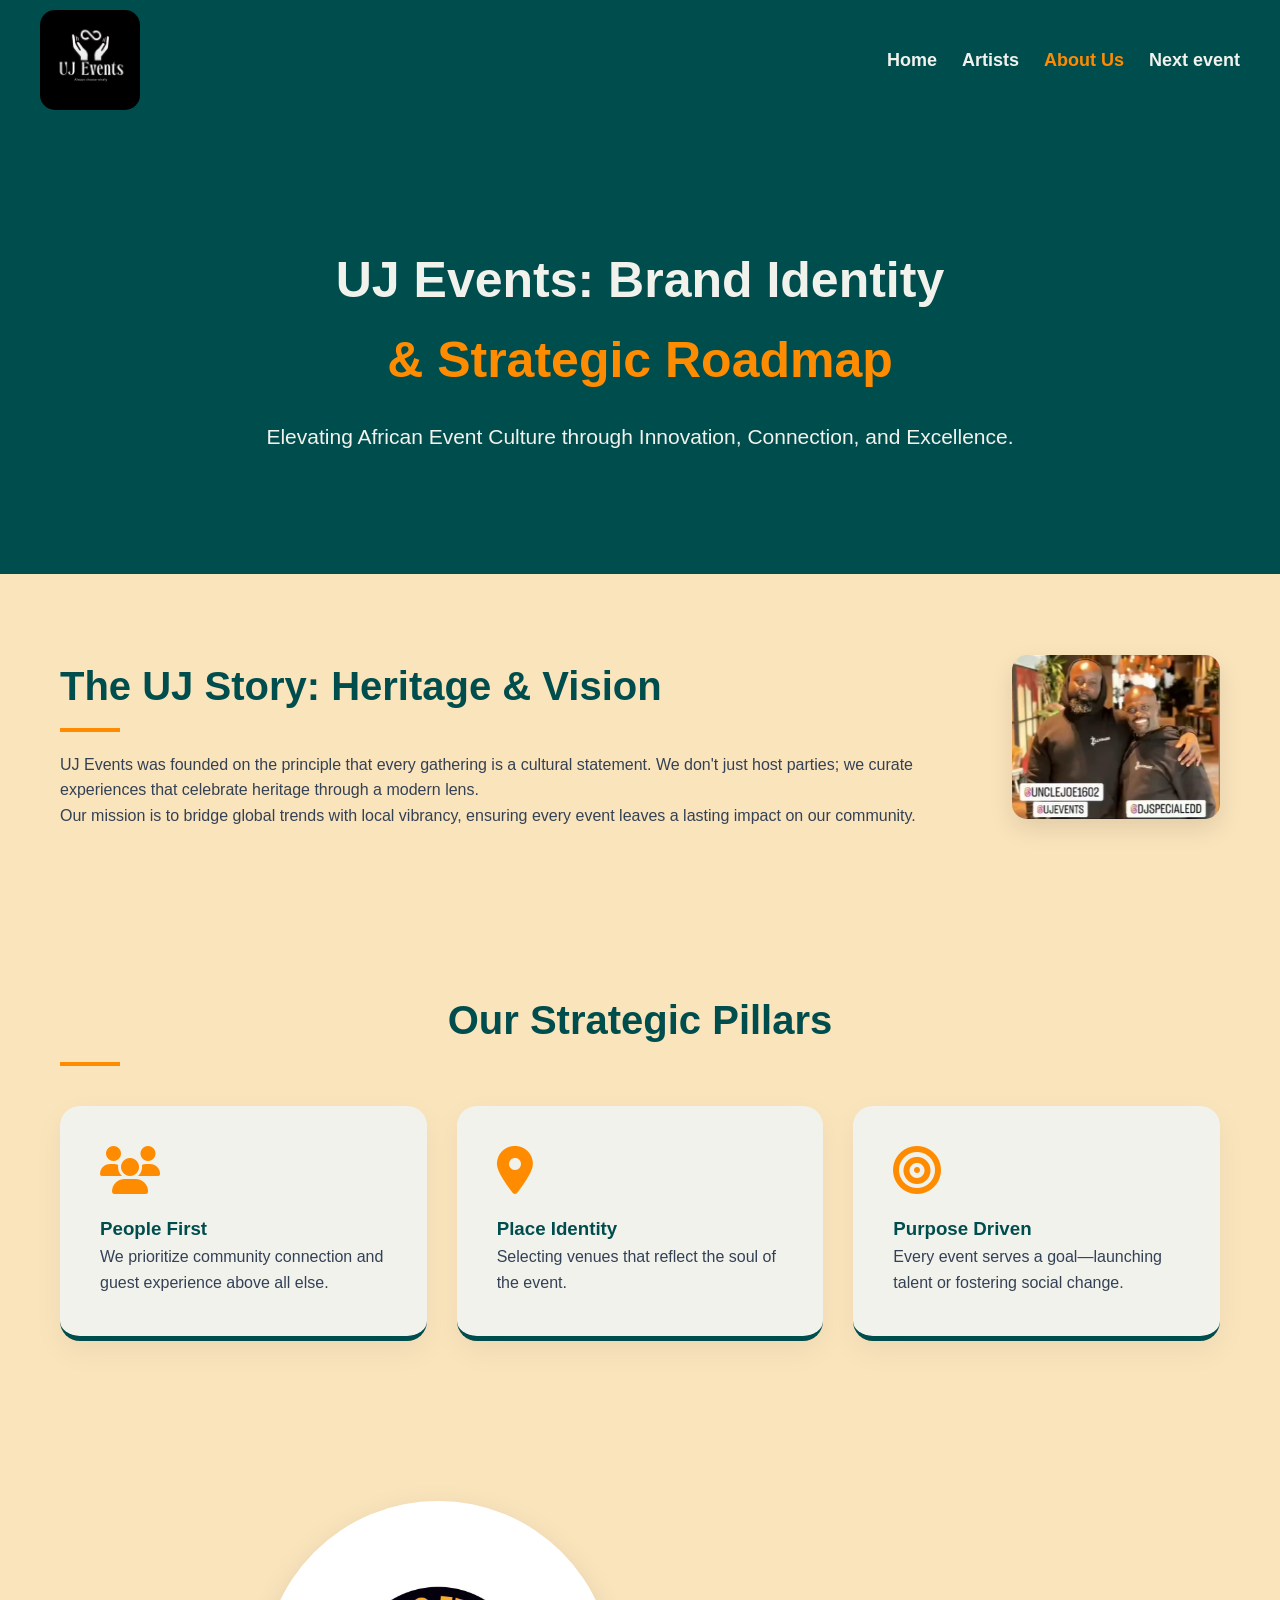
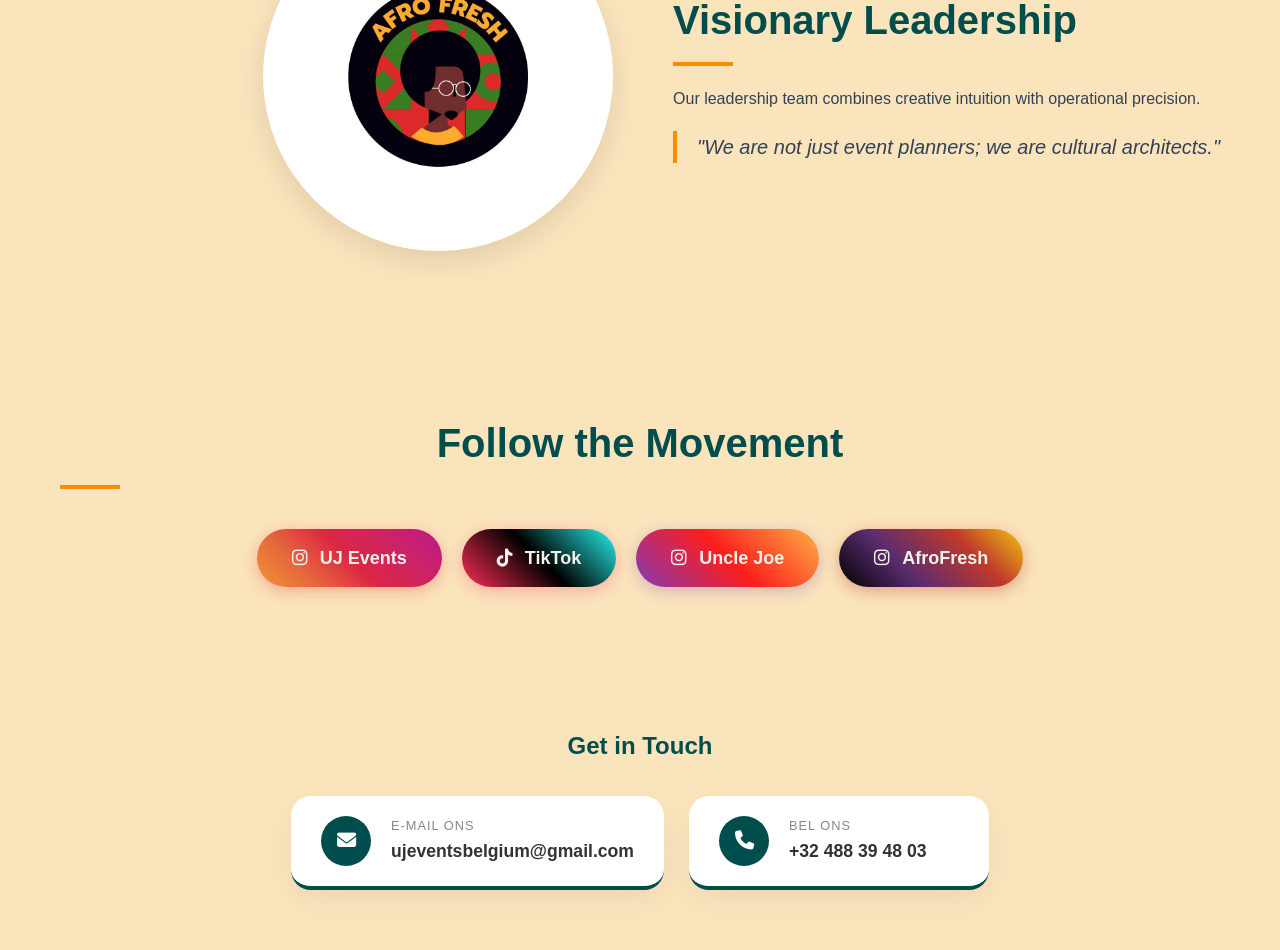
<file: About UJ Events + socials/about-us.html>
<!DOCTYPE html>
<html lang="en">
<head>
    <meta charset="UTF-8">
    <meta name="viewport" content="width=device-width, initial-scale=1.0">
    <title>UJ Events - About Us</title>
    <link rel="stylesheet" href="about-us.css">
    <link rel="icon" type="image/x-icon" href="about-us_images/favicon/favicon.ico">
    <link rel="stylesheet" href="https://cdnjs.cloudflare.com/ajax/libs/font-awesome/6.5.1/css/all.min.css">
</head>
<body>
    <header>
        <nav>
            <div class="logo">
                <img src="about-us_images/UJ_Events_Logo.jpg" alt="UJ Events Logo" width="100px" height="100px">
            </div>

            <div class="hamburger" id="hamburger">
                <span></span>
                <span></span>
                <span></span>
                <span></span>
            </div>

            <ul id="nav-menu">
                <li><a href="../index.html">Home</a></li>
                <li><a href="../Previous Artists/artists.html">Artists</a></li>
                <li><a href="about-us.html" class="active">About Us</a></li>
                <li><a href="../Headpages/smoke.html">Next event</a></li>
            </ul>
        </nav>
    </header>

    <main>
        <section class="hero">
            <div class="container">
                <h1 class="reveal-up">UJ Events: Brand Identity <br><span>& Strategic Roadmap</span></h1>
                <p class="reveal-up">Elevating African Event Culture through Innovation, 
                    Connection, and Excellence.</p>
            </div>
        </section>

        <section class="story-section">
            <div class="container split">
                <div class="text-content reveal-left">
                    <h2 class="section-title">The UJ Story: Heritage & Vision</h2>
                    <p>UJ Events was founded on the principle that every gathering is a 
                        cultural statement. We don't just host parties; we curate experiences
                         that celebrate heritage through a modern lens.</p>
                    <p>Our mission is to bridge global trends with local vibrancy, ensuring
                         every event leaves a lasting impact on our community.</p>
                </div>
                <div class="image-content reveal-right">
                    <img src="about-us_images/uncle-joe&dj-special-edd.png" alt="Heritage and Vision" class="styled-img">
                </div>
            </div>
        </section>

        <section class="pillars-section">
            <div class="container">
                <h2 class="section-title reveal-up" style="text-align: center;">Our Strategic Pillars</h2>
                <div class="grid-tiles">
                    <div class="tile reveal-up">
                        <i class="fa-solid fa-users"></i>
                        <h3>People First</h3>
                        <p>We prioritize community connection and guest experience above all else.</p>
                    </div>
                    <div class="tile reveal-up">
                        <i class="fa-solid fa-location-dot"></i>
                        <h3>Place Identity</h3>
                        <p>Selecting venues that reflect the soul of the event.</p>
                    </div>
                    <div class="tile reveal-up">
                        <i class="fa-solid fa-bullseye"></i>
                        <h3>Purpose Driven</h3>
                        <p>Every event serves a goal—launching talent or fostering social change.</p>
                    </div>
                </div>
            </div>
        </section>

        <section class="leadership-section">
            <div class="container split reverse">
                <div class="text-content reveal-right">
                    <h2 class="section-title">Visionary Leadership</h2>
                    <p>Our leadership team combines creative intuition with operational precision.</p>
                    <blockquote class="quote">
                        "We are not just event planners; we are cultural architects."
                    </blockquote>
                </div>
                <div class="image-content reveal-left">
                    <div class="circle-img-container">
                        <img src="about-us_images/afro-fresh.jpg" alt="Visionary Leader" class="circle-img">
                    </div>
                </div>
            </div>
        </section>

        <section class="socials-section reveal-up">
            <div class="container" style="text-align: center;">
                <h2 class="section-title">Follow the Movement</h2>
                <div class="social-grid">
                    <a href="https://www.instagram.com/ujevents" target="_blank" class="social-card instagram">
                        <i class="fa-brands fa-instagram"></i> UJ Events
                    </a>
                    
                    <a href="https://www.tiktok.com/@uj.events" target="_blank" class="social-card tiktok">
                        <i class="fa-brands fa-tiktok"></i> TikTok
                    </a>

                    <a href="https://www.instagram.com/unclejoe1602" target="_blank" class="social-card UncleJoe">
                        <i class="fa-brands fa-instagram"></i> Uncle Joe
                    </a>
                    
                    <a href="https://www.instagram.com/afrofresh.be" target="_blank" class="social-card afrofresh">
                        <i class="fa-brands fa-instagram"></i> AfroFresh
                    </a>
                </div>
            </div>
        </section>

        <section class="contact-section">
    <h2>Get in Touch</h2>
    <div class="contact-grid">
        <a href="mailto:ujeventsbelgium@gmail.com" class="contact-card">
            <div class="icon-circle">
                <i class="fa-solid fa-envelope"></i>
            </div>
            <div class="contact-info">
                <span>E-mail ons</span>
                <p>ujeventsbelgium@gmail.com</p>
            </div>
        </a>

        <a href="tel:+32488394803" class="contact-card">
            <div class="icon-circle">
                <i class="fa-solid fa-phone"></i>
            </div>
            
            <div class="contact-info">
                <span>Bel ons</span>
                <p>+32 488 39 48 03</p>
            </div>
        </a>
    </div>
</section>
    </main>

    <script src="about-us.js"></script>
</body>
</html>
</file>
<file: About UJ Events + socials/about-us.css>
/* =========================================
   1. VARIABELEN & BASIS
   ========================================= */
:root {
    --deep-teal: #004D4D;
    --sunset-orange: #FF8C00;
    --sand: #fae4bc;
    --cloud-white: #F2F2ED;
    --text-dark: #334155;
}

* {
    margin: 0;
    padding: 0;
    box-sizing: border-box;
}

body {
    font-family: 'Open Sans', sans-serif;
    background-color: var(--sand);
    color: var(--text-dark);
    line-height: 1.6;
    overflow-x: hidden;
}

.container {
    max-width: 1200px;
    margin: 0 auto;
    padding: 0 20px;
}

h1, h2, h3 {
    font-family: 'Montserrat', sans-serif;
    color: var(--deep-teal);
}

/* =========================================
   2. NAVIGATIE & LOGO
   ========================================= */
header {
    background-color: var(--deep-teal);
    padding: 10px 0;
    position: sticky;
    top: 0;
    z-index: 1000;
}

nav {
    display: flex;
    justify-content: space-between;
    align-items: center;
    max-width: 1200px;
    margin: 0 auto;
}

.logo img {
    border-radius: 15px; 
    display: block;
    object-fit: cover;
    opacity: 0;
    animation: logoEntrance 1.5s ease-out forwards;
    transition: transform 0.3s ease;
}

@keyframes logoEntrance {
    0% { opacity: 0; transform: scale(0.5) rotate(-15deg); filter: blur(5px); }
    100% { opacity: 1; transform: scale(1) rotate(0deg); filter: blur(0px); }
}

.logo img:hover {
    transform: scale(1.1) rotate(3deg) !important; 
    filter: brightness(1.1);
}

#nav-menu {
    display: flex;
    list-style: none;
    gap: 25px;
}

#nav-menu a {
    color: var(--cloud-white);
    text-decoration: none;
    font-weight: 600;
    font-size: 18px;
    transition: 0.3s;
}

#nav-menu a.active, #nav-menu a:hover {
    color: var(--sunset-orange);
}

.hamburger {
    display: none;
    flex-direction: column;
    cursor: pointer;
    gap: 5px;
}

.hamburger span {
    width: 25px; height: 3px;
    background-color: var(--cloud-white);
}

/* =========================================
   3. HERO SECTIE
   ========================================= */
.hero {
    background-color: var(--deep-teal);
    color: var(--cloud-white);
    text-align: center;
    padding: 120px 0;
}

.hero h1 { 
    color: var(--cloud-white); 
    font-size: 50px; 
    margin-bottom: 20px; 
}

.hero h1 span { 
    color: var(--sunset-orange); 
    display: block; 
}

.hero p { font-size: 21px; opacity: 0.9; }

.hero h1, .hero p {
    animation: heroFadeIn 1.2s ease-out forwards;
}

@keyframes heroFadeIn {
    from { opacity: 0; transform: translateY(-20px); }
    to { opacity: 1; transform: translateY(0); }
}

/* =========================================
   4. CONTENT SECTIES & TILES
   ========================================= */
section { padding: 80px 0; }

.split { display: flex; align-items: center; gap: 60px; }
.split.reverse { flex-direction: row-reverse; }

.section-title { font-size: 40px; margin-bottom: 20px; }
.section-title::after {
    content: ''; display: block; width: 60px; height: 4px;
    background-color: var(--sunset-orange); margin-top: 10px;
}

.grid-tiles {
    display: grid;
    grid-template-columns: repeat(auto-fit, minmax(300px, 1fr));
    gap: 30px;
    margin-top: 40px;
}

.tile {
    background: var(--cloud-white);
    padding: 40px;
    border-radius: 20px;
    box-shadow: 0px 10px 30px rgba(0,0,0,0.05);
    border-bottom: 5px solid var(--deep-teal);
    transition: transform 0.4s cubic-bezier(0.175, 0.885, 0.32, 1.275), box-shadow 0.3s ease;
}

.tile:hover { 
    transform: translateY(-15px) scale(1.02) !important; 
    box-shadow: 0px 20px 40px rgba(0,0,0,0.1);
    border-bottom-color: var(--sunset-orange);
}

.tile i { font-size: 48px; color: var(--sunset-orange); margin-bottom: 20px; transition: 0.3s; }
.tile:hover i { transform: scale(1.2); }

.styled-img { width: 100%; border-radius: 15px; box-shadow: 0px 10px 25px rgba(0,0,0,0.1); }

/* =========================================
   5. LEADERSHIP & SOCIALS
   ========================================= */
.circle-img-container {
    width: 350px; height: 350px;
    border: 8px solid var(--white);
    border-radius: 50%;
    overflow: hidden;
    box-shadow: 0px 10px 30px rgba(0,0,0,0.1);
    margin: 0 auto;
}

.circle-img { width: 100%; height: 100%; object-fit: cover; }

.quote {
    font-style: italic; font-size: 20px;
    border-left: 4px solid var(--sunset-orange);
    padding-left: 20px; margin-top: 20px;
}

/* Social Buttons Grid */
.social-grid {
    display: flex;
    justify-content: center;
    gap: 20px;
    margin-top: 40px;
    flex-wrap: wrap;
}

.social-card {
    padding: 15px 35px;
    border-radius: 50px;
    text-decoration: none;
    color: var(--cloud-white);
    display: flex;
    align-items: center;
    gap: 12px;
    font-weight: bold;
    font-size: 18px;
    transition: 0.3s cubic-bezier(0.175, 0.885, 0.32, 1.275);
}

/* Custom Colors for Each Social */
.instagram {
     background: linear-gradient(45deg, #f09433, #e6683c, #dc2743, #cc2366, #bc1888); 
     border: none;
     box-shadow: 0px 4px 15px rgba(236, 36, 36, 0.3); /* Subtiele rode gloed */
}

.UncleJoe { 
    background: linear-gradient(45deg, #833ab4, #fd1d1d, #fcb045); 
    border: none; 
    box-shadow: 0px 4px 15px rgba(131, 58, 180, 0.3); /* Subtiele paarse gloed */
}

.afrofresh { 
    background: linear-gradient(45deg, 
        #000000 0%,   /* Diep Zwart */
        #5B2C6F 35%,  /* Donker Violet */
        #C0392B 70%,  /* Warm Rood */
        #F1C40F 100%  /* Luxe Goud */
    ); 
    border: none; 
    /* We geven de schaduw een warme rode/gouden gloed mee */
    box-shadow: 0px 4px 15px rgba(192, 57, 43, 0.4); 
}


.tiktok { 
    background: linear-gradient(45deg, #FE2C55 0%, #000000 50%, #25F4EE 100%); 
    border: none; /* De border mag nu weg, de kleuren doen het werk */
    box-shadow: 0px 4px 15px rgba(254, 44, 85, 0.3); /* Subtiele rode gloed */
}

.social-card:hover { 
    transform: scale(1.1) !important; 
    filter: brightness(1.2); 
    box-shadow: 0px 10px 20px rgba(0,0,0,0.2);
}

.contact-section {
    padding: 60px 20px;
    text-align: center;
}

.contact-grid {
    display: flex;
    justify-content: center;
    gap: 25px;
    flex-wrap: wrap;
    margin-top: 30px;
}

.contact-card {
    background: white;
    padding: 20px 30px;
    border-radius: 20px;
    display: flex;
    align-items: center;
    gap: 20px;
    text-decoration: none;
    min-width: 300px;
    transition: all 0.3s ease;
    box-shadow: 0px 10px 30px rgba(0, 0, 0, 0.05);
    border-bottom: 4px solid var(--deep-teal); /* De bekende teal kleur */
}

.contact-card:hover {
    transform: translateY(-5px);
    box-shadow: 0px 15px 35px rgba(0, 77, 77, 0.15);
}

.icon-circle {
    background: var(--deep-teal);
    width: 50px;
    height: 50px;
    border-radius: 50%;
    display: flex;
    align-items: center;
    justify-content: center;
    color: white;
    font-size: 1.2rem;
}

.contact-info {
    text-align: left;
}

.contact-info span {
    display: block;
    font-size: 0.8rem;
    color: #888;
    text-transform: uppercase;
    letter-spacing: 1px;
}

.contact-info p {
    margin: 0;
    font-weight: 600;
    color: #333;
    font-size: 1.1rem;
}
/* =========================================
   6. ANIMATIES (REVEAL ON SCROLL)
   ========================================= */
.reveal-up, .reveal-left, .reveal-right {
    opacity: 0;
    transition: all 0.8s ease-out;
}

.reveal-up { transform: translateY(40px); }
.reveal-left { transform: translateX(-40px); }
.reveal-right { transform: translateX(40px); }

.active {
    opacity: 1 !important;
    transform: translate(0, 0) !important;
}

/* =========================================
   7. MOBILE (RESPONSIVE)
   ========================================= */
@media (max-width: 768px) {
    .split, .split.reverse { flex-direction: column; text-align: center; }
    .section-title::after { margin: 10px auto; }
    .hamburger { display: flex; }
    
    #nav-menu {
        display: none;
        flex-direction: column;
        position: absolute;
        top: 70px; left: 0; width: 100%;
        background-color: var(--deep-teal);
        padding: 20px;
    }
    
    #nav-menu.active { display: flex; }
    .hero h1 { font-size: 36px; }
    .circle-img-container { width: 280px; height: 280px; }
}

.icon-circle {
    flex-shrink: 0; /* Voorkomt dat de cirkel een ovaal wordt op kleine schermen */
    display: flex;
    align-items: center;
    justify-content: center;
}

@media (max-width: 768px) {
    .contact-grid {
        flex-direction: column; /* Zet ze onder elkaar */
        align-items: center;
        padding: 0 15px;
    }

    .contact-card {
        width: 100%; /* Neem de volle breedte van de container */
        min-width: unset; /* Verwijder de minimale breedte van desktop */
        padding: 15px 20px;
        justify-content: flex-start; /* Zorg dat icoon en tekst links blijven */
    }

    .contact-info p {
        font-size: 1rem; /* Iets kleinere tekst zodat het e-mailadres niet afbreekt */
        word-break: break-all; /* Voorkomt dat lange e-mailadressen uit de kaart lopen */
    }
}
</file>
